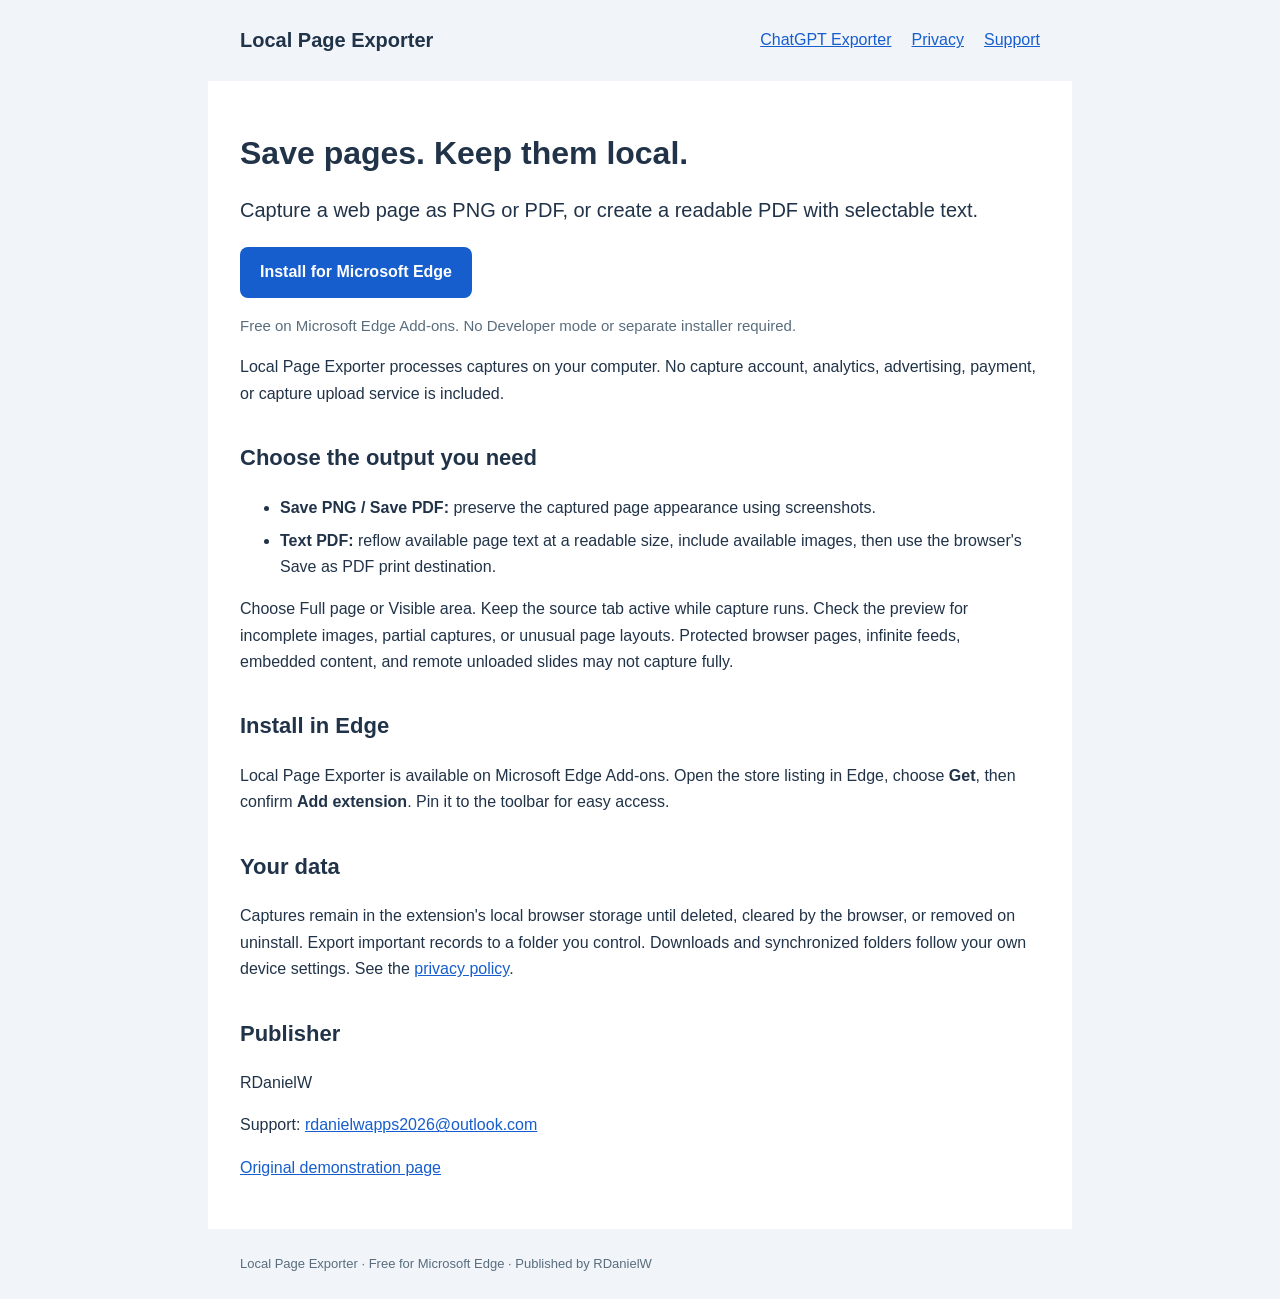
<file: index.html>
<!doctype html><html lang="en"><head><meta charset="utf-8"><meta name="viewport" content="width=device-width, initial-scale=1"><title>Local Page Exporter</title><link rel="stylesheet" href="site.css"><style>.install-button { display: inline-block; box-sizing: border-box; max-width: 100%; padding: 12px 20px; border-radius: 8px; background: #165dce; color: #fff; font-weight: bold; text-decoration: none; text-align: center; } .install-button:hover { background: #104cae; } .install-note { color: #596d7d; font-size: 15px; }</style></head><body>
<header><strong>Local Page Exporter</strong><nav aria-label="Site"><a href="transcript/">ChatGPT Exporter</a><a href="privacy.html">Privacy</a><a href="support.html">Support</a></nav></header>
<main>
<h1>Save pages. Keep them local.</h1><p class="lead">Capture a web page as PNG or PDF, or create a readable PDF with selectable text.</p>
<p><a class="install-button" href="https://microsoftedge.microsoft.com/addons/detail/lekgpmffffjpmdodcjhaldlahggjnlkc">Install for Microsoft Edge</a></p><p class="install-note">Free on Microsoft Edge Add-ons. No Developer mode or separate installer required.</p>
<p>Local Page Exporter processes captures on your computer. No capture account, analytics, advertising, payment, or capture upload service is included.</p>
<h2>Choose the output you need</h2><ul><li><strong>Save PNG / Save PDF:</strong> preserve the captured page appearance using screenshots.</li><li><strong>Text PDF:</strong> reflow available page text at a readable size, include available images, then use the browser's Save as PDF print destination.</li></ul>
<p>Choose Full page or Visible area. Keep the source tab active while capture runs. Check the preview for incomplete images, partial captures, or unusual page layouts. Protected browser pages, infinite feeds, embedded content, and remote unloaded slides may not capture fully.</p>
<h2>Install in Edge</h2><p>Local Page Exporter is available on Microsoft Edge Add-ons. Open the store listing in Edge, choose <strong>Get</strong>, then confirm <strong>Add extension</strong>. Pin it to the toolbar for easy access.</p>
<h2>Your data</h2><p>Captures remain in the extension's local browser storage until deleted, cleared by the browser, or removed on uninstall. Export important records to a folder you control. Downloads and synchronized folders follow your own device settings. See the <a href="privacy.html">privacy policy</a>.</p>
<h2>Publisher</h2><p>RDanielW</p><p>Support: <a href="mailto:rdanielwapps2026@outlook.com">rdanielwapps2026@outlook.com</a></p><p><a href="demo.html">Original demonstration page</a></p>
</main><footer>Local Page Exporter · Free for Microsoft Edge · Published by RDanielW</footer></body></html>
</file>
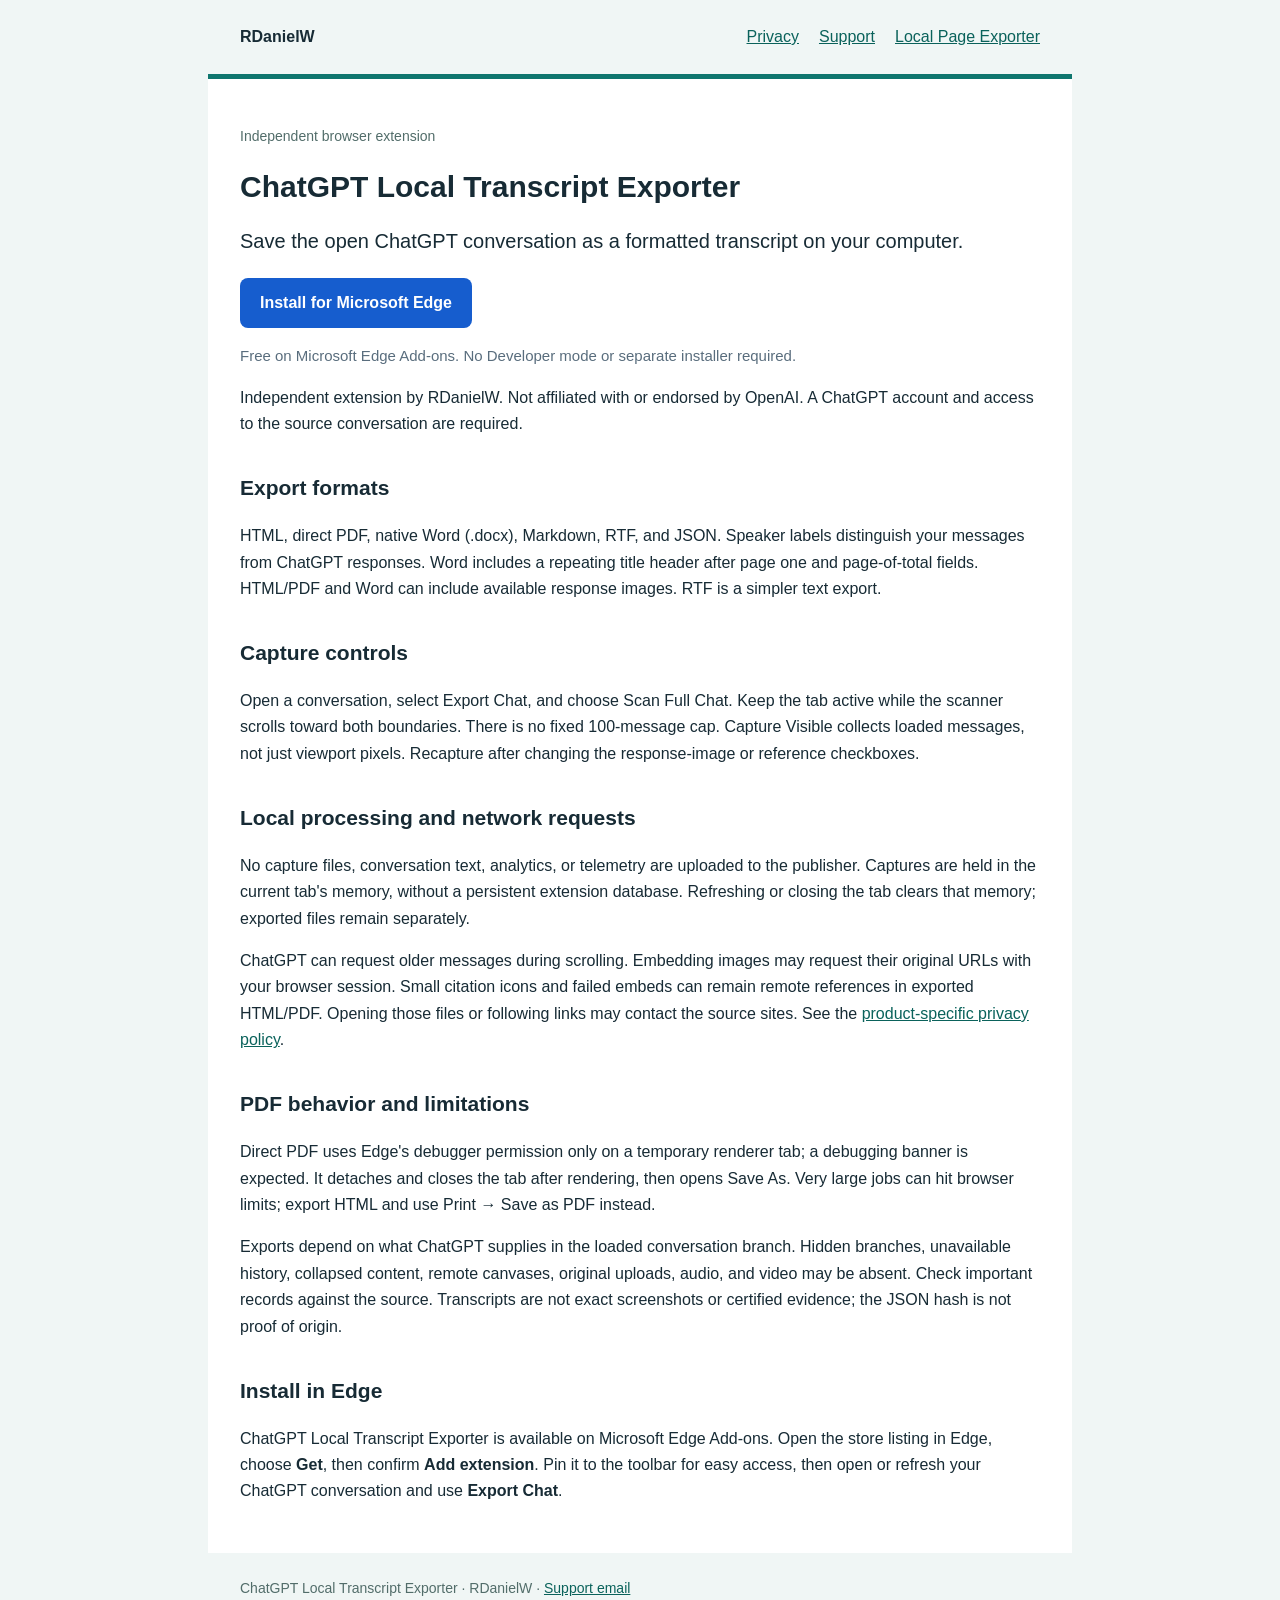
<file: transcript/index.html>
<!doctype html><html lang="en"><head><meta charset="utf-8"><meta name="viewport" content="width=device-width,initial-scale=1"><title>ChatGPT Local Transcript Exporter</title><link rel="stylesheet" href="site.css"><style>.install-button { display: inline-block; box-sizing: border-box; max-width: 100%; padding: 12px 20px; border-radius: 8px; background: #165dce; color: #fff; font-weight: bold; text-decoration: none; text-align: center; } .install-button:hover { background: #104cae; } .install-note { color: #596d7d; font-size: 15px; }</style></head><body><header><strong>RDanielW</strong><nav aria-label="Site"><a href="privacy.html">Privacy</a><a href="support.html">Support</a><a href="../">Local Page Exporter</a></nav></header><main>
<p class="eyebrow">Independent browser extension</p><h1>ChatGPT Local Transcript Exporter</h1><p class="lead">Save the open ChatGPT conversation as a formatted transcript on your computer.</p>
<p><a class="install-button" href="https://microsoftedge.microsoft.com/addons/detail/gdkncplcdcickpbioljcglhfflmaolal" aria-label="Install ChatGPT Local Transcript Exporter for Microsoft Edge">Install for Microsoft Edge</a></p><p class="install-note">Free on Microsoft Edge Add-ons. No Developer mode or separate installer required.</p>
<p>Independent extension by RDanielW. Not affiliated with or endorsed by OpenAI. A ChatGPT account and access to the source conversation are required.</p>
<h2>Export formats</h2><p>HTML, direct PDF, native Word (.docx), Markdown, RTF, and JSON. Speaker labels distinguish your messages from ChatGPT responses. Word includes a repeating title header after page one and page-of-total fields. HTML/PDF and Word can include available response images. RTF is a simpler text export.</p>
<h2>Capture controls</h2><p>Open a conversation, select Export Chat, and choose Scan Full Chat. Keep the tab active while the scanner scrolls toward both boundaries. There is no fixed 100-message cap. Capture Visible collects loaded messages, not just viewport pixels. Recapture after changing the response-image or reference checkboxes.</p>
<h2>Local processing and network requests</h2><p>No capture files, conversation text, analytics, or telemetry are uploaded to the publisher. Captures are held in the current tab's memory, without a persistent extension database. Refreshing or closing the tab clears that memory; exported files remain separately.</p><p>ChatGPT can request older messages during scrolling. Embedding images may request their original URLs with your browser session. Small citation icons and failed embeds can remain remote references in exported HTML/PDF. Opening those files or following links may contact the source sites. See the <a href="privacy.html">product-specific privacy policy</a>.</p>
<h2>PDF behavior and limitations</h2><p>Direct PDF uses Edge's debugger permission only on a temporary renderer tab; a debugging banner is expected. It detaches and closes the tab after rendering, then opens Save As. Very large jobs can hit browser limits; export HTML and use Print → Save as PDF instead.</p><p>Exports depend on what ChatGPT supplies in the loaded conversation branch. Hidden branches, unavailable history, collapsed content, remote canvases, original uploads, audio, and video may be absent. Check important records against the source. Transcripts are not exact screenshots or certified evidence; the JSON hash is not proof of origin.</p>
<h2>Install in Edge</h2><p>ChatGPT Local Transcript Exporter is available on Microsoft Edge Add-ons. Open the store listing in Edge, choose <strong>Get</strong>, then confirm <strong>Add extension</strong>. Pin it to the toolbar for easy access, then open or refresh your ChatGPT conversation and use <strong>Export Chat</strong>.</p>
</main><footer>ChatGPT Local Transcript Exporter · RDanielW · <a href="mailto:rdanielwapps2026@outlook.com">Support email</a></footer></body></html>
</file>
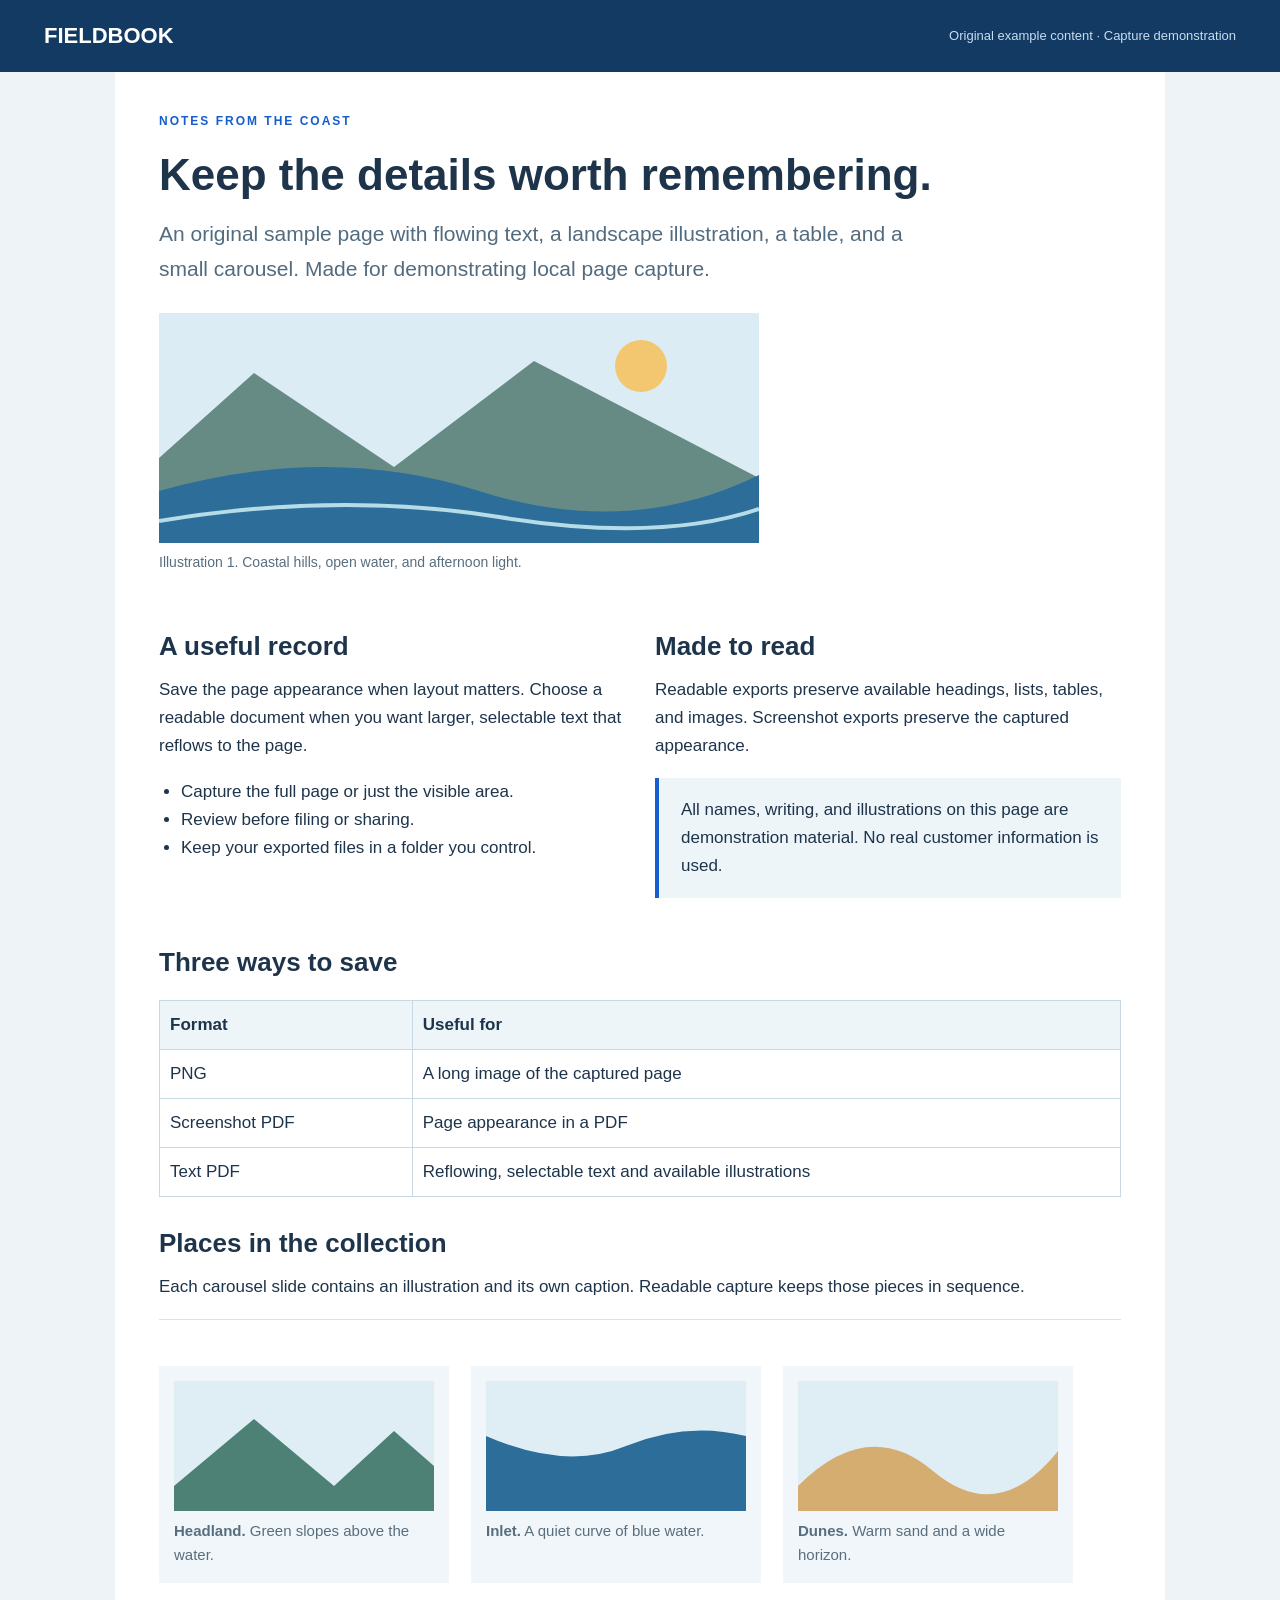
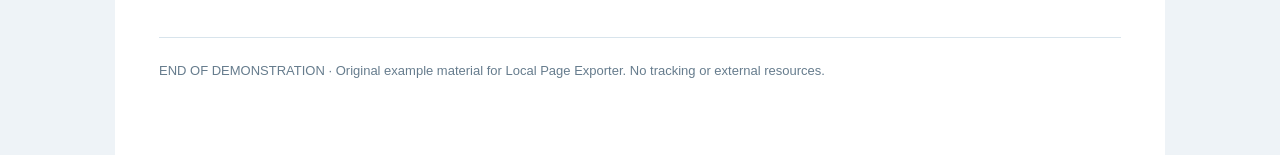
<file: demo.html>
<!doctype html><html lang="en"><head><meta charset="utf-8"><meta name="viewport" content="width=device-width, initial-scale=1"><title>Coastal field notes | Export demonstration</title>
<style>
*{box-sizing:border-box}body{margin:0;background:#eef3f7;color:#1e344b;font:17px/1.65 Arial,sans-serif}.site-header{background:#123a62;color:#fff;padding:18px 44px;display:flex;justify-content:space-between;align-items:center}.site-header strong{font-size:22px}.site-header span{font-size:13px;color:#c7dcf1}main{max-width:1050px;margin:auto;padding:40px 44px 55px;background:white}.kicker{font-size:12px;letter-spacing:2px;color:#165dce;font-weight:bold}h1{font-size:44px;line-height:1.12;margin:12px 0 18px}h2{font-size:26px;line-height:1.3;margin:30px 0 12px}p{margin:0 0 18px}.lead{font-size:21px;color:#536b7e;max-width:780px}figure{margin:26px 0}figure img{width:600px;height:230px;max-width:100%;object-fit:contain;display:block}figcaption{color:#586e7e;font-size:14px;margin-top:8px}.two-col{display:grid;grid-template-columns:1fr 1fr;gap:30px}ul{padding-left:22px}.detail{padding:18px 22px;background:#edf5f9;border-left:4px solid #165dce}table{border-collapse:collapse;width:100%;margin:20px 0}td,th{padding:10px;border:1px solid #c9d9e4;text-align:left}th{background:#edf5f9}.carousel{overflow:hidden;border-top:1px solid #d8e4ec;padding-top:20px}.swiper-wrapper{display:flex;gap:22px}.swiper-slide{width:290px;flex:0 0 290px;background:#f1f6fa;padding:15px}.swiper-slide img{width:260px;height:130px;display:block}.swiper-slide figcaption{font-size:15px}.swiper-slide h3{font-size:20px;margin:12px 0 5px}.end{font-size:13px;color:#667c8d;border-top:1px solid #d8e4ec;padding-top:22px;margin-top:28px}@media(max-width:650px){main{padding:24px}.two-col{display:block}h1{font-size:32px}}
</style></head><body>
<header class="site-header"><strong>FIELDBOOK</strong><span>Original example content · Capture demonstration</span></header>
<main><p class="kicker">NOTES FROM THE COAST</p><h1>Keep the details worth remembering.</h1><p class="lead">An original sample page with flowing text, a landscape illustration, a table, and a small carousel. Made for demonstrating local page capture.</p>
<figure><img alt="Illustrated coastal hills and blue water" src="data:image/svg+xml,%3Csvg xmlns='http://www.w3.org/2000/svg' width='600' height='230' viewBox='0 0 600 230'%3E%3Crect width='600' height='230' fill='%23dcecf5'/%3E%3Ccircle cx='482' cy='53' r='26' fill='%23f3c76f'/%3E%3Cpath d='M0 145L95 60 235 154 375 48 600 165V230H0Z' fill='%23668b85'/%3E%3Cpath d='M0 178Q170 130 320 178T600 162V230H0Z' fill='%232c6d9a'/%3E%3Cpath d='M0 208Q180 178 340 204T600 196' fill='none' stroke='%23b5dce7' stroke-width='4'/%3E%3C/svg%3E"><figcaption>Illustration 1. Coastal hills, open water, and afternoon light.</figcaption></figure>
<div class="two-col"><section><h2>A useful record</h2><p>Save the page appearance when layout matters. Choose a readable document when you want larger, selectable text that reflows to the page.</p><ul><li>Capture the full page or just the visible area.</li><li>Review before filing or sharing.</li><li>Keep your exported files in a folder you control.</li></ul></section><section><h2>Made to read</h2><p>Readable exports preserve available headings, lists, tables, and images. Screenshot exports preserve the captured appearance.</p><p class="detail">All names, writing, and illustrations on this page are demonstration material. No real customer information is used.</p></section></div>
<h2>Three ways to save</h2><table><thead><tr><th>Format</th><th>Useful for</th></tr></thead><tbody><tr><td>PNG</td><td>A long image of the captured page</td></tr><tr><td>Screenshot PDF</td><td>Page appearance in a PDF</td></tr><tr><td>Text PDF</td><td>Reflowing, selectable text and available illustrations</td></tr></tbody></table>
<h2>Places in the collection</h2><p>Each carousel slide contains an illustration and its own caption. Readable capture keeps those pieces in sequence.</p>
<div class="carousel" aria-roledescription="carousel" aria-label="Demonstration landscape collection"><div class="swiper-wrapper">
<figure class="swiper-slide" aria-roledescription="slide" aria-label="1 / 3" data-swiper-slide-index="0"><img alt="Headland illustration" src="data:image/svg+xml,%3Csvg xmlns='http://www.w3.org/2000/svg' width='260' height='130'%3E%3Crect width='260' height='130' fill='%23dfedf5'/%3E%3Cpath d='M0 105L80 38 160 105 220 50 260 85V130H0Z' fill='%234d8176'/%3E%3C/svg%3E"><figcaption><strong>Headland.</strong> Green slopes above the water.</figcaption></figure>
<figure class="swiper-slide" aria-roledescription="slide" aria-label="2 / 3" data-swiper-slide-index="1"><img alt="Inlet illustration" src="data:image/svg+xml,%3Csvg xmlns='http://www.w3.org/2000/svg' width='260' height='130'%3E%3Crect width='260' height='130' fill='%23dfedf5'/%3E%3Cpath d='M0 55Q80 90 140 65T260 55V130H0Z' fill='%232c6d9a'/%3E%3C/svg%3E"><figcaption><strong>Inlet.</strong> A quiet curve of blue water.</figcaption></figure>
<figure class="swiper-slide" aria-roledescription="slide" aria-label="3 / 3" data-swiper-slide-index="2"><img alt="Dunes illustration" src="data:image/svg+xml,%3Csvg xmlns='http://www.w3.org/2000/svg' width='260' height='130'%3E%3Crect width='260' height='130' fill='%23dfedf5'/%3E%3Cpath d='M0 105Q70 35 135 90T260 70V130H0Z' fill='%23d6ad70'/%3E%3C/svg%3E"><figcaption><strong>Dunes.</strong> Warm sand and a wide horizon.</figcaption></figure>
</div></div>
<p class="end">END OF DEMONSTRATION · Original example material for Local Page Exporter. No tracking or external resources.</p>
</main></body></html>
</file>
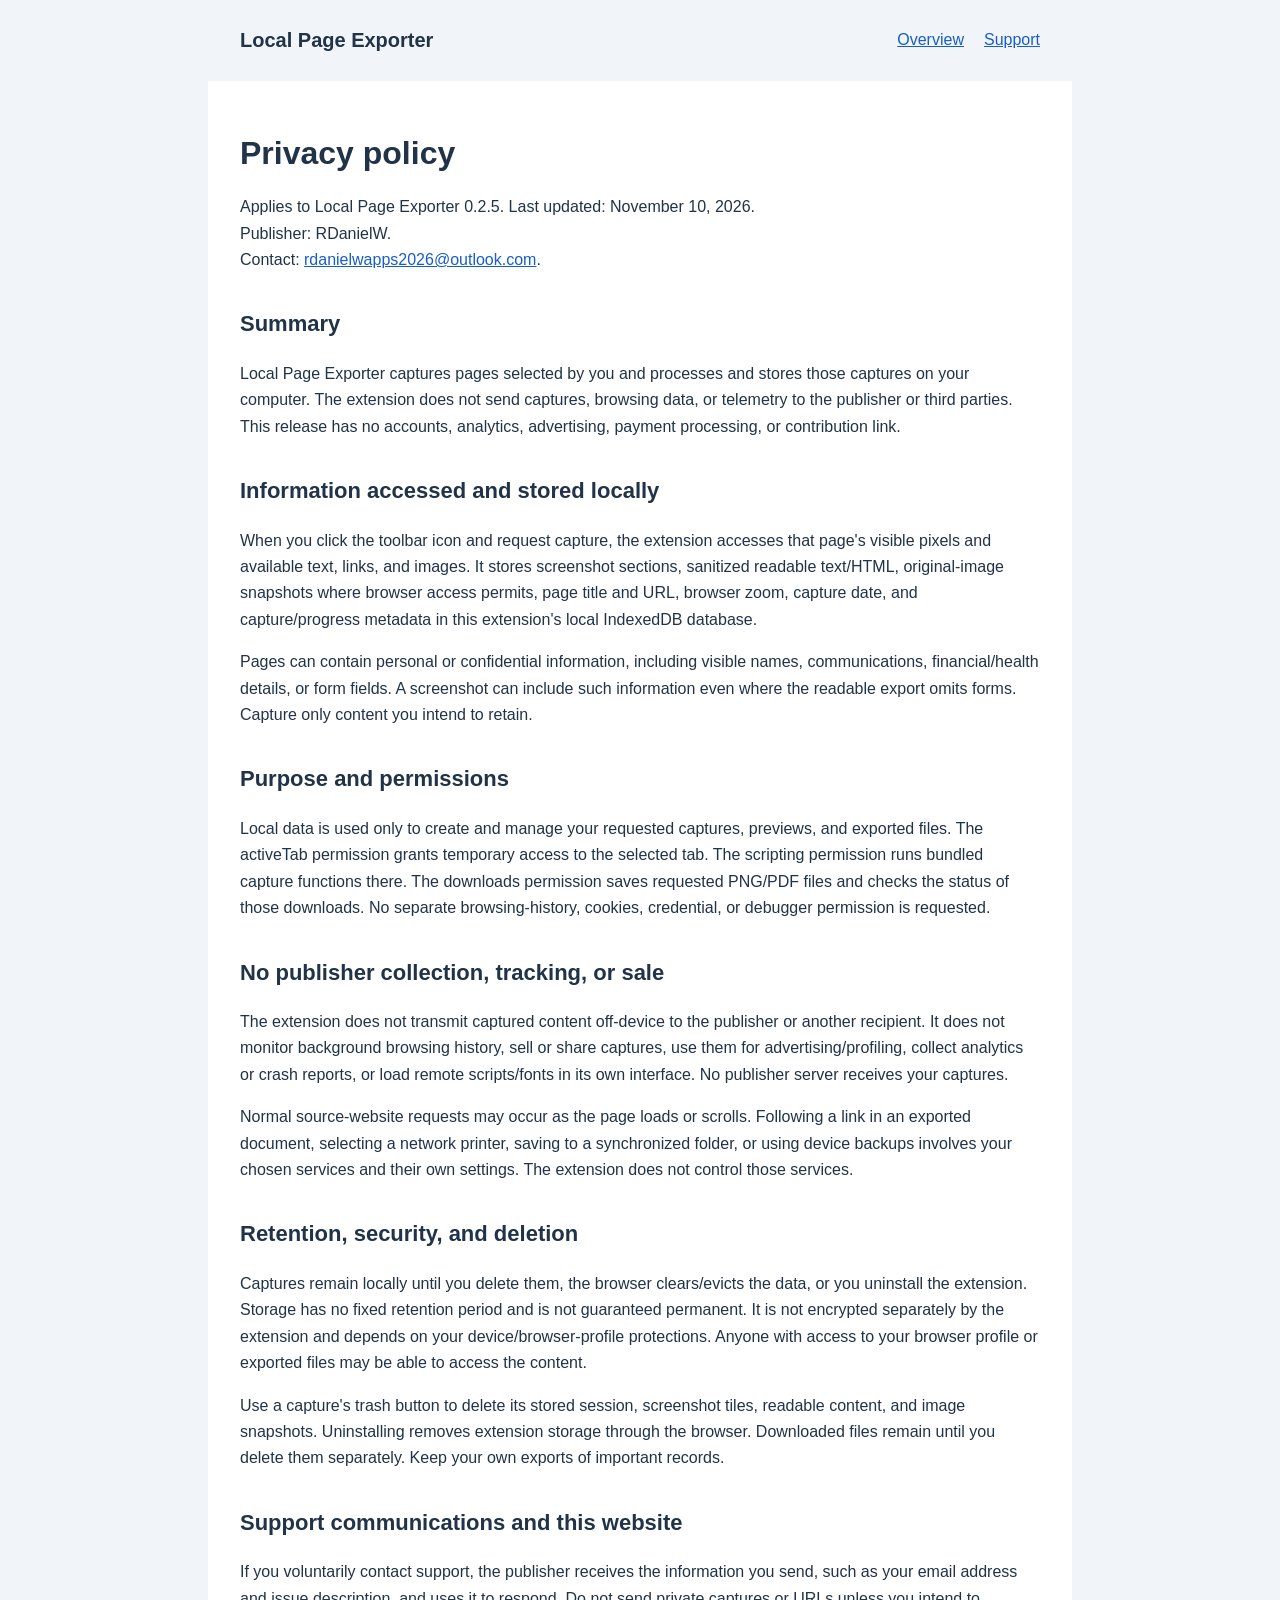
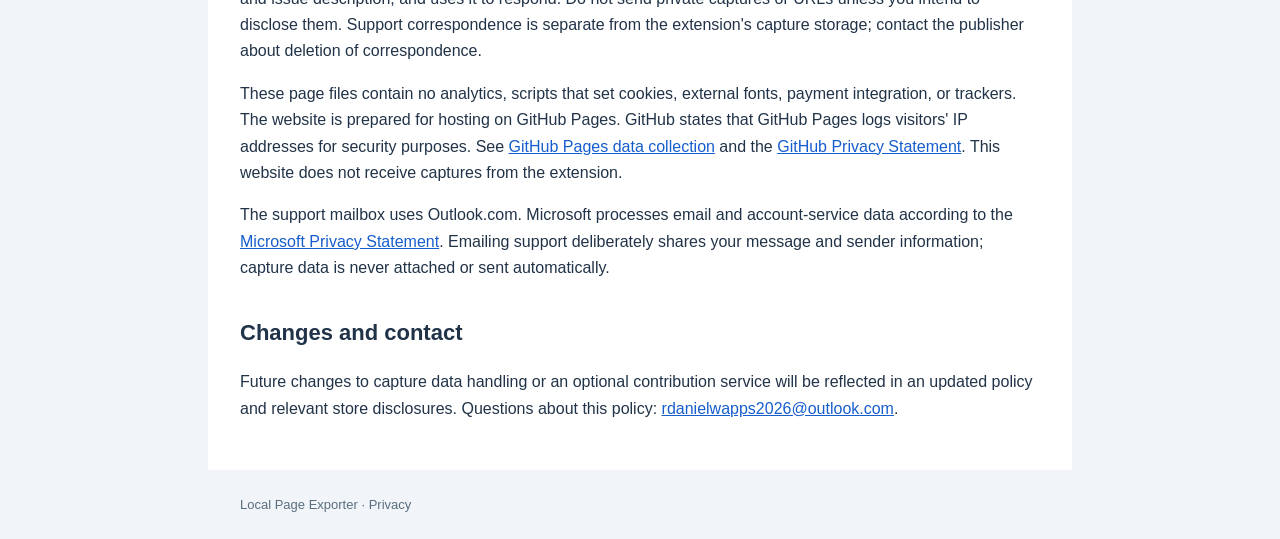
<file: privacy.html>
<!doctype html><html lang="en"><head><meta charset="utf-8"><meta name="viewport" content="width=device-width, initial-scale=1"><title>Privacy policy | Local Page Exporter</title><link rel="stylesheet" href="site.css"></head><body>
<header><strong>Local Page Exporter</strong><nav aria-label="Site"><a href="index.html">Overview</a><a href="support.html">Support</a></nav></header>
<main>
<h1>Privacy policy</h1><p>Applies to Local Page Exporter 0.2.5. Last updated: November 10, 2026.<br>Publisher: RDanielW.<br>Contact: <a href="mailto:rdanielwapps2026@outlook.com">rdanielwapps2026@outlook.com</a>.</p>
<h2>Summary</h2><p>Local Page Exporter captures pages selected by you and processes and stores those captures on your computer. The extension does not send captures, browsing data, or telemetry to the publisher or third parties. This release has no accounts, analytics, advertising, payment processing, or contribution link.</p>
<h2>Information accessed and stored locally</h2><p>When you click the toolbar icon and request capture, the extension accesses that page's visible pixels and available text, links, and images. It stores screenshot sections, sanitized readable text/HTML, original-image snapshots where browser access permits, page title and URL, browser zoom, capture date, and capture/progress metadata in this extension's local IndexedDB database.</p>
<p>Pages can contain personal or confidential information, including visible names, communications, financial/health details, or form fields. A screenshot can include such information even where the readable export omits forms. Capture only content you intend to retain.</p>
<h2>Purpose and permissions</h2><p>Local data is used only to create and manage your requested captures, previews, and exported files. The activeTab permission grants temporary access to the selected tab. The scripting permission runs bundled capture functions there. The downloads permission saves requested PNG/PDF files and checks the status of those downloads. No separate browsing-history, cookies, credential, or debugger permission is requested.</p>
<h2>No publisher collection, tracking, or sale</h2><p>The extension does not transmit captured content off-device to the publisher or another recipient. It does not monitor background browsing history, sell or share captures, use them for advertising/profiling, collect analytics or crash reports, or load remote scripts/fonts in its own interface. No publisher server receives your captures.</p>
<p>Normal source-website requests may occur as the page loads or scrolls. Following a link in an exported document, selecting a network printer, saving to a synchronized folder, or using device backups involves your chosen services and their own settings. The extension does not control those services.</p>
<h2>Retention, security, and deletion</h2><p>Captures remain locally until you delete them, the browser clears/evicts the data, or you uninstall the extension. Storage has no fixed retention period and is not guaranteed permanent. It is not encrypted separately by the extension and depends on your device/browser-profile protections. Anyone with access to your browser profile or exported files may be able to access the content.</p>
<p>Use a capture's trash button to delete its stored session, screenshot tiles, readable content, and image snapshots. Uninstalling removes extension storage through the browser. Downloaded files remain until you delete them separately. Keep your own exports of important records.</p>
<h2>Support communications and this website</h2><p>If you voluntarily contact support, the publisher receives the information you send, such as your email address and issue description, and uses it to respond. Do not send private captures or URLs unless you intend to disclose them. Support correspondence is separate from the extension's capture storage; contact the publisher about deletion of correspondence.</p>
<p>These page files contain no analytics, scripts that set cookies, external fonts, payment integration, or trackers. The website is prepared for hosting on GitHub Pages. GitHub states that GitHub Pages logs visitors' IP addresses for security purposes. See <a href="https://docs.github.com/en/pages/getting-started-with-github-pages/what-is-github-pages#data-collection">GitHub Pages data collection</a> and the <a href="https://docs.github.com/en/site-policy/privacy-policies/github-general-privacy-statement">GitHub Privacy Statement</a>. This website does not receive captures from the extension.</p>
<p>The support mailbox uses Outlook.com. Microsoft processes email and account-service data according to the <a href="https://privacy.microsoft.com/en-us/privacystatement">Microsoft Privacy Statement</a>. Emailing support deliberately shares your message and sender information; capture data is never attached or sent automatically.</p>
<h2>Changes and contact</h2><p>Future changes to capture data handling or an optional contribution service will be reflected in an updated policy and relevant store disclosures. Questions about this policy: <a href="mailto:rdanielwapps2026@outlook.com">rdanielwapps2026@outlook.com</a>.</p>
</main><footer>Local Page Exporter · Privacy</footer></body></html>
</file>
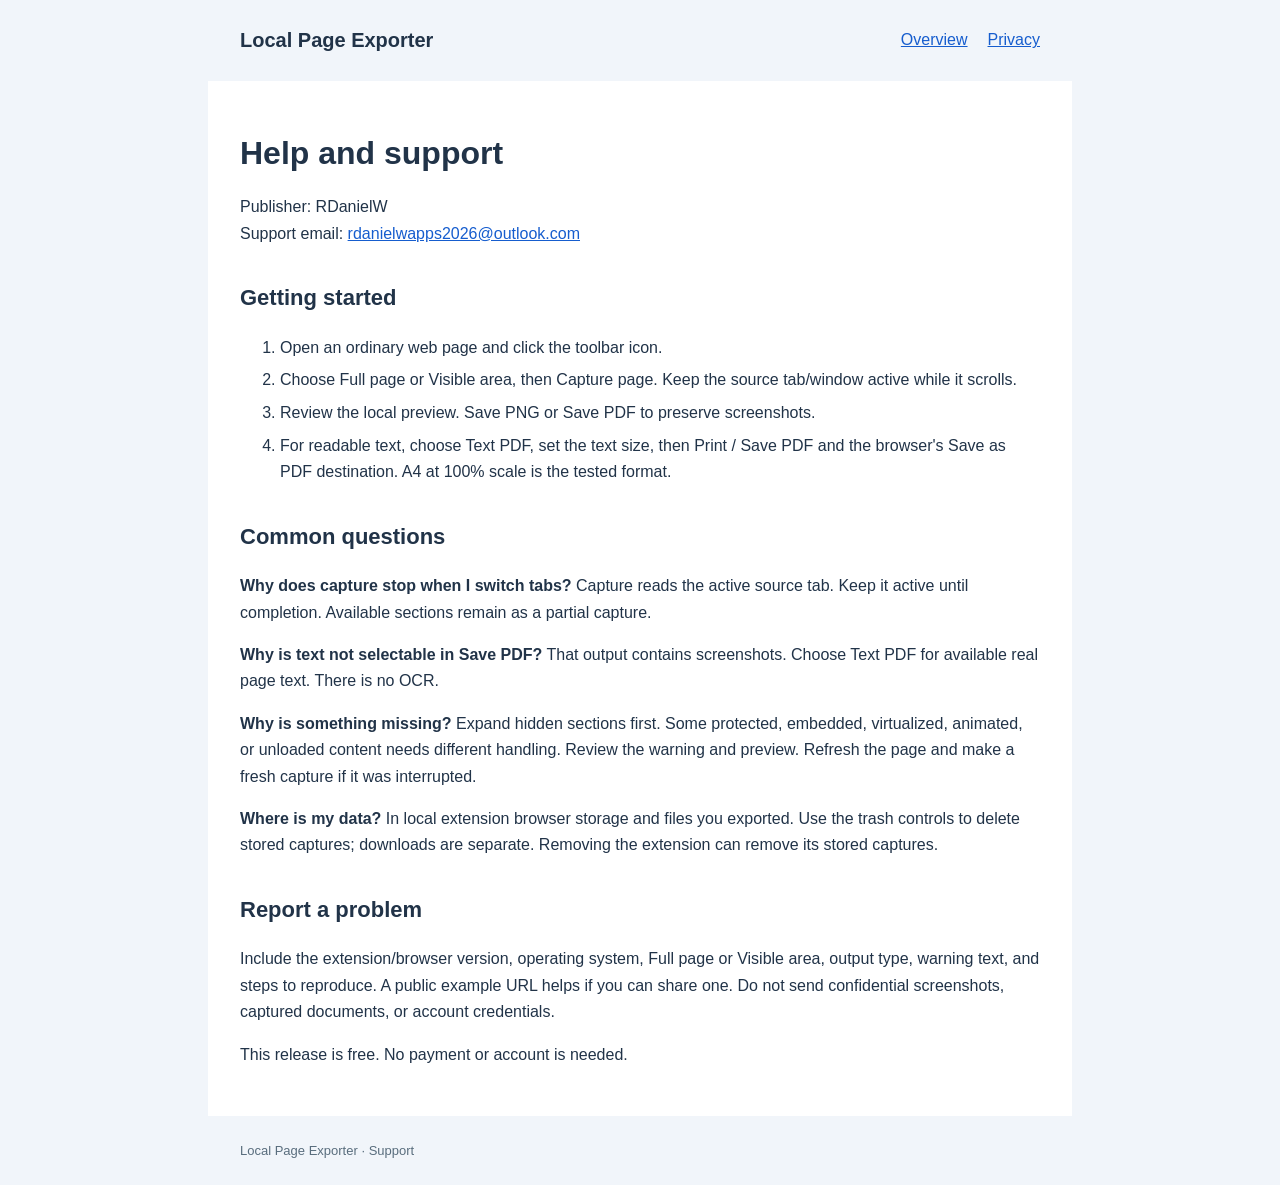
<file: support.html>
<!doctype html><html lang="en"><head><meta charset="utf-8"><meta name="viewport" content="width=device-width, initial-scale=1"><title>Support | Local Page Exporter</title><link rel="stylesheet" href="site.css"></head><body>
<header><strong>Local Page Exporter</strong><nav aria-label="Site"><a href="index.html">Overview</a><a href="privacy.html">Privacy</a></nav></header>
<main><h1>Help and support</h1><p>Publisher: RDanielW<br>Support email: <a href="mailto:rdanielwapps2026@outlook.com">rdanielwapps2026@outlook.com</a></p>
<h2>Getting started</h2><ol><li>Open an ordinary web page and click the toolbar icon.</li><li>Choose Full page or Visible area, then Capture page. Keep the source tab/window active while it scrolls.</li><li>Review the local preview. Save PNG or Save PDF to preserve screenshots.</li><li>For readable text, choose Text PDF, set the text size, then Print / Save PDF and the browser's Save as PDF destination. A4 at 100% scale is the tested format.</li></ol>
<h2>Common questions</h2><p><strong>Why does capture stop when I switch tabs?</strong> Capture reads the active source tab. Keep it active until completion. Available sections remain as a partial capture.</p><p><strong>Why is text not selectable in Save PDF?</strong> That output contains screenshots. Choose Text PDF for available real page text. There is no OCR.</p><p><strong>Why is something missing?</strong> Expand hidden sections first. Some protected, embedded, virtualized, animated, or unloaded content needs different handling. Review the warning and preview. Refresh the page and make a fresh capture if it was interrupted.</p><p><strong>Where is my data?</strong> In local extension browser storage and files you exported. Use the trash controls to delete stored captures; downloads are separate. Removing the extension can remove its stored captures.</p>
<h2>Report a problem</h2><p>Include the extension/browser version, operating system, Full page or Visible area, output type, warning text, and steps to reproduce. A public example URL helps if you can share one. Do not send confidential screenshots, captured documents, or account credentials.</p><p>This release is free. No payment or account is needed.</p>
</main><footer>Local Page Exporter · Support</footer></body></html>
</file>
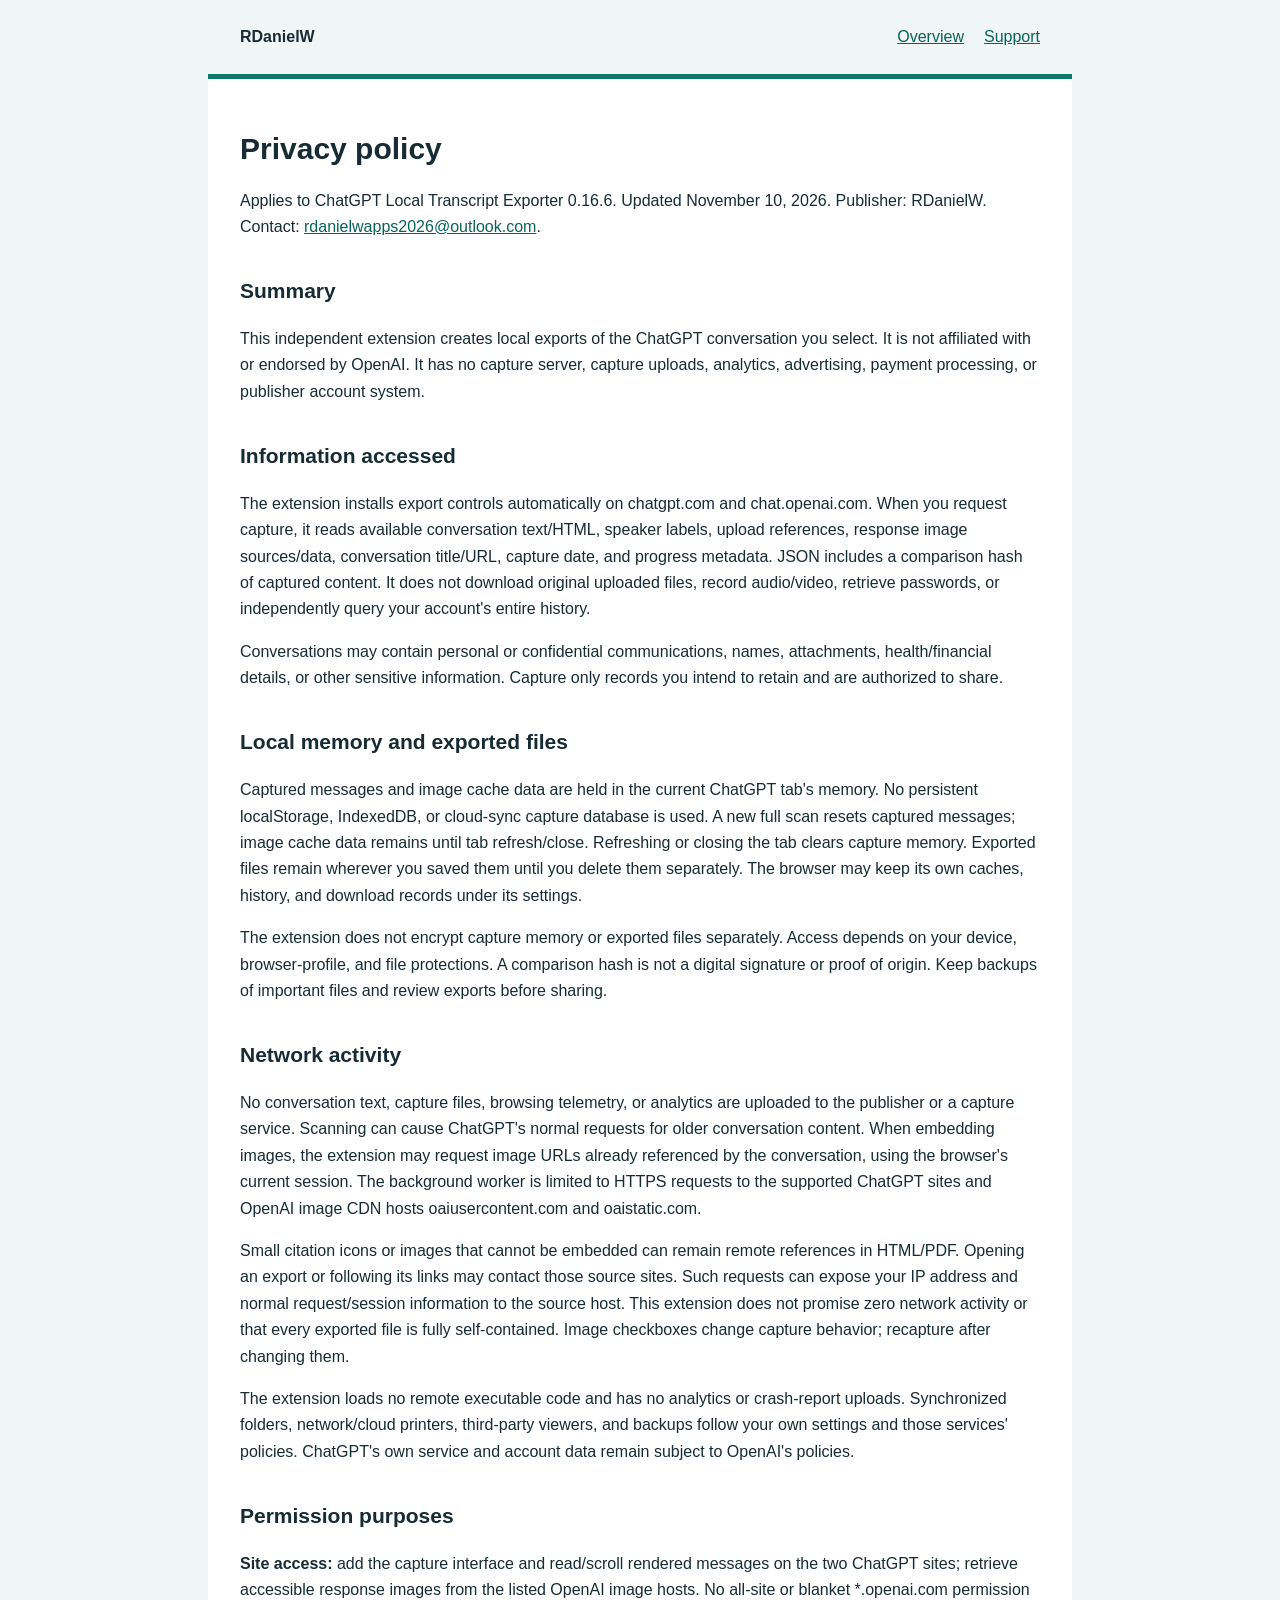
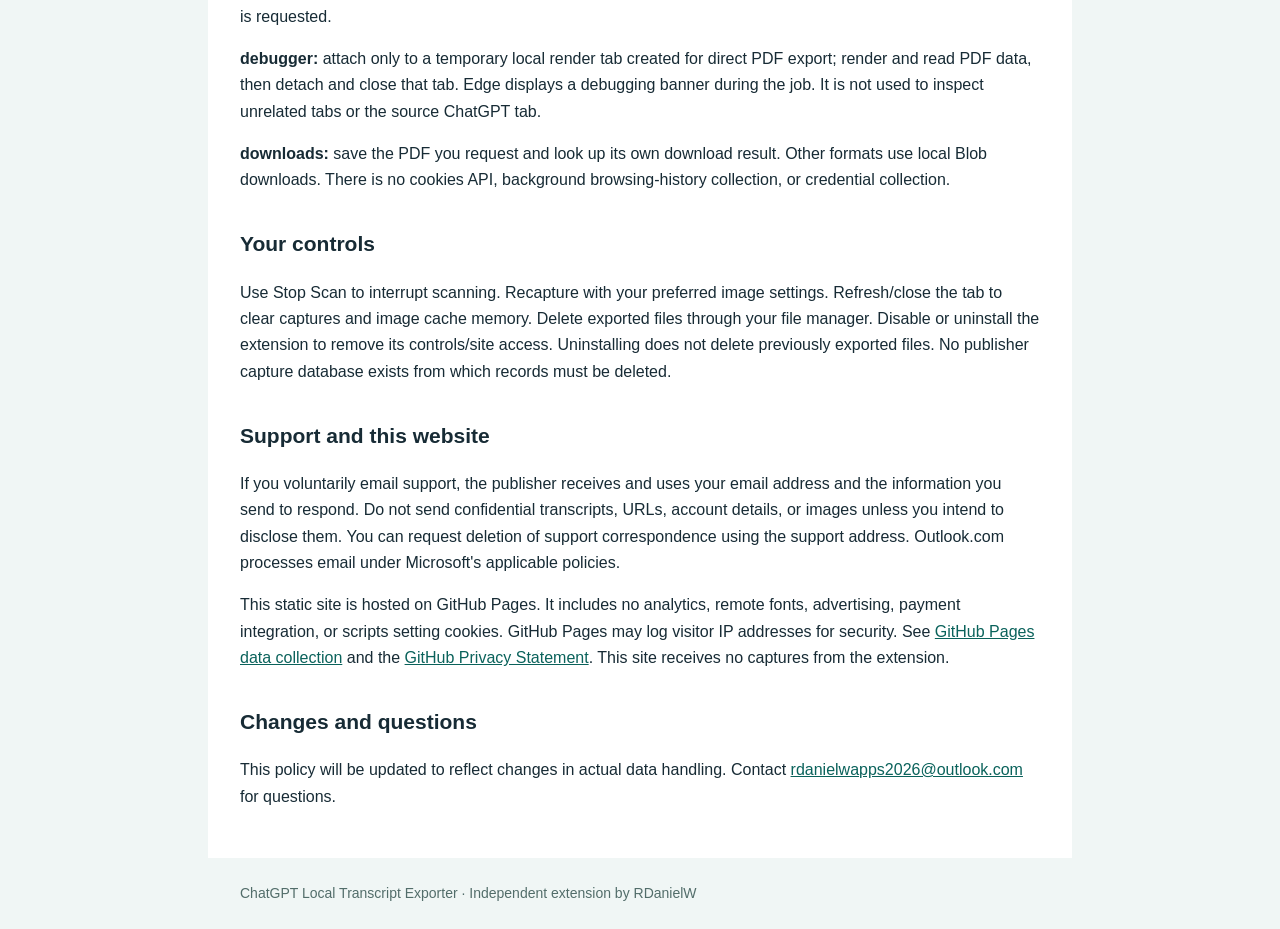
<file: transcript/privacy.html>
<!doctype html><html lang="en"><head><meta charset="utf-8"><meta name="viewport" content="width=device-width,initial-scale=1"><title>Privacy | ChatGPT Local Transcript Exporter</title><link rel="stylesheet" href="site.css"></head><body><header><strong>RDanielW</strong><nav aria-label="Site"><a href="./">Overview</a><a href="support.html">Support</a></nav></header><main>
<h1>Privacy policy</h1><p>Applies to ChatGPT Local Transcript Exporter 0.16.6. Updated November 10, 2026. Publisher: RDanielW. Contact: <a href="mailto:rdanielwapps2026@outlook.com">rdanielwapps2026@outlook.com</a>.</p>
<h2>Summary</h2><p>This independent extension creates local exports of the ChatGPT conversation you select. It is not affiliated with or endorsed by OpenAI. It has no capture server, capture uploads, analytics, advertising, payment processing, or publisher account system.</p>
<h2>Information accessed</h2><p>The extension installs export controls automatically on chatgpt.com and chat.openai.com. When you request capture, it reads available conversation text/HTML, speaker labels, upload references, response image sources/data, conversation title/URL, capture date, and progress metadata. JSON includes a comparison hash of captured content. It does not download original uploaded files, record audio/video, retrieve passwords, or independently query your account's entire history.</p><p>Conversations may contain personal or confidential communications, names, attachments, health/financial details, or other sensitive information. Capture only records you intend to retain and are authorized to share.</p>
<h2>Local memory and exported files</h2><p>Captured messages and image cache data are held in the current ChatGPT tab's memory. No persistent localStorage, IndexedDB, or cloud-sync capture database is used. A new full scan resets captured messages; image cache data remains until tab refresh/close. Refreshing or closing the tab clears capture memory. Exported files remain wherever you saved them until you delete them separately. The browser may keep its own caches, history, and download records under its settings.</p><p>The extension does not encrypt capture memory or exported files separately. Access depends on your device, browser-profile, and file protections. A comparison hash is not a digital signature or proof of origin. Keep backups of important files and review exports before sharing.</p>
<h2>Network activity</h2><p>No conversation text, capture files, browsing telemetry, or analytics are uploaded to the publisher or a capture service. Scanning can cause ChatGPT's normal requests for older conversation content. When embedding images, the extension may request image URLs already referenced by the conversation, using the browser's current session. The background worker is limited to HTTPS requests to the supported ChatGPT sites and OpenAI image CDN hosts oaiusercontent.com and oaistatic.com.</p><p>Small citation icons or images that cannot be embedded can remain remote references in HTML/PDF. Opening an export or following its links may contact those source sites. Such requests can expose your IP address and normal request/session information to the source host. This extension does not promise zero network activity or that every exported file is fully self-contained. Image checkboxes change capture behavior; recapture after changing them.</p><p>The extension loads no remote executable code and has no analytics or crash-report uploads. Synchronized folders, network/cloud printers, third-party viewers, and backups follow your own settings and those services' policies. ChatGPT's own service and account data remain subject to OpenAI's policies.</p>
<h2>Permission purposes</h2><p><strong>Site access:</strong> add the capture interface and read/scroll rendered messages on the two ChatGPT sites; retrieve accessible response images from the listed OpenAI image hosts. No all-site or blanket *.openai.com permission is requested.</p><p><strong>debugger:</strong> attach only to a temporary local render tab created for direct PDF export; render and read PDF data, then detach and close that tab. Edge displays a debugging banner during the job. It is not used to inspect unrelated tabs or the source ChatGPT tab.</p><p><strong>downloads:</strong> save the PDF you request and look up its own download result. Other formats use local Blob downloads. There is no cookies API, background browsing-history collection, or credential collection.</p>
<h2>Your controls</h2><p>Use Stop Scan to interrupt scanning. Recapture with your preferred image settings. Refresh/close the tab to clear captures and image cache memory. Delete exported files through your file manager. Disable or uninstall the extension to remove its controls/site access. Uninstalling does not delete previously exported files. No publisher capture database exists from which records must be deleted.</p>
<h2>Support and this website</h2><p>If you voluntarily email support, the publisher receives and uses your email address and the information you send to respond. Do not send confidential transcripts, URLs, account details, or images unless you intend to disclose them. You can request deletion of support correspondence using the support address. Outlook.com processes email under Microsoft's applicable policies.</p><p>This static site is hosted on GitHub Pages. It includes no analytics, remote fonts, advertising, payment integration, or scripts setting cookies. GitHub Pages may log visitor IP addresses for security. See <a href="https://docs.github.com/en/pages/getting-started-with-github-pages/what-is-github-pages#data-collection">GitHub Pages data collection</a> and the <a href="https://docs.github.com/en/site-policy/privacy-policies/github-general-privacy-statement">GitHub Privacy Statement</a>. This site receives no captures from the extension.</p>
<h2>Changes and questions</h2><p>This policy will be updated to reflect changes in actual data handling. Contact <a href="mailto:rdanielwapps2026@outlook.com">rdanielwapps2026@outlook.com</a> for questions.</p>
</main><footer>ChatGPT Local Transcript Exporter · Independent extension by RDanielW</footer></body></html>
</file>
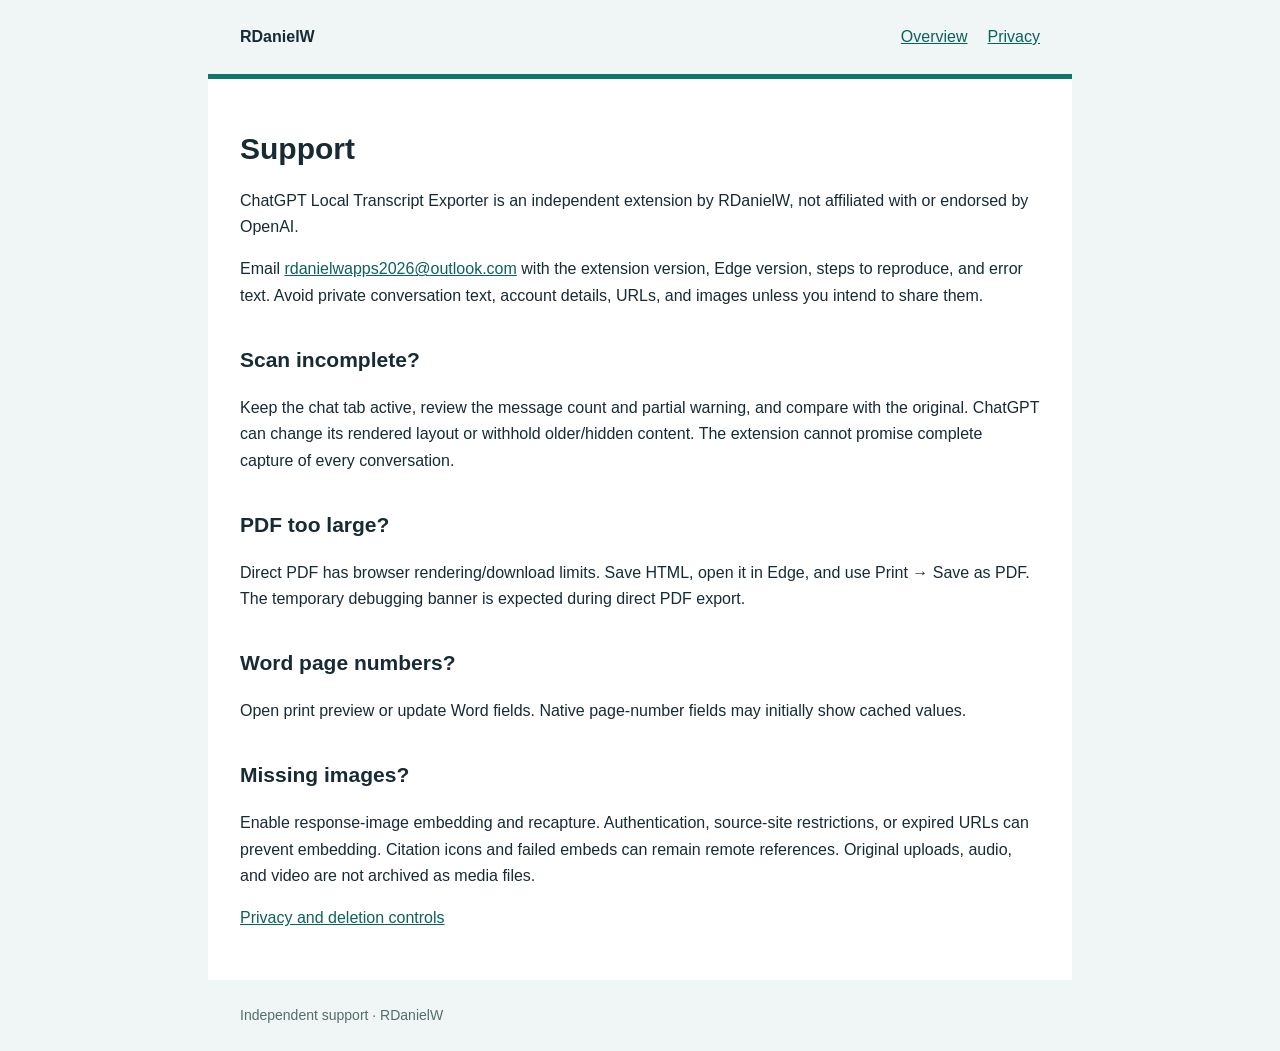
<file: transcript/support.html>
<!doctype html><html lang="en"><head><meta charset="utf-8"><meta name="viewport" content="width=device-width,initial-scale=1"><title>Support | ChatGPT Local Transcript Exporter</title><link rel="stylesheet" href="site.css"></head><body><header><strong>RDanielW</strong><nav aria-label="Site"><a href="./">Overview</a><a href="privacy.html">Privacy</a></nav></header><main><h1>Support</h1><p>ChatGPT Local Transcript Exporter is an independent extension by RDanielW, not affiliated with or endorsed by OpenAI.</p><p>Email <a href="mailto:rdanielwapps2026@outlook.com">rdanielwapps2026@outlook.com</a> with the extension version, Edge version, steps to reproduce, and error text. Avoid private conversation text, account details, URLs, and images unless you intend to share them.</p><h2>Scan incomplete?</h2><p>Keep the chat tab active, review the message count and partial warning, and compare with the original. ChatGPT can change its rendered layout or withhold older/hidden content. The extension cannot promise complete capture of every conversation.</p><h2>PDF too large?</h2><p>Direct PDF has browser rendering/download limits. Save HTML, open it in Edge, and use Print → Save as PDF. The temporary debugging banner is expected during direct PDF export.</p><h2>Word page numbers?</h2><p>Open print preview or update Word fields. Native page-number fields may initially show cached values.</p><h2>Missing images?</h2><p>Enable response-image embedding and recapture. Authentication, source-site restrictions, or expired URLs can prevent embedding. Citation icons and failed embeds can remain remote references. Original uploads, audio, and video are not archived as media files.</p><p><a href="privacy.html">Privacy and deletion controls</a></p></main><footer>Independent support · RDanielW</footer></body></html>
</file>
<file: site.css>
:root { font-family: Arial, Helvetica, sans-serif; color: #213348; background: #f1f5fa; line-height: 1.65; }
body { margin: 0; }
header,main,footer { max-width: 800px; margin: auto; padding: 24px; }
header { display: flex; align-items: center; justify-content: space-between; flex-wrap: wrap; gap: 16px; }
header strong { font-size: 20px; }
nav { display: flex; flex-wrap: wrap; gap: 20px; }
main { background: white; padding: 32px; }
h1 { line-height: 1.2; font-size: 32px; } h2 { font-size: 22px; margin-top: 1.5em; }
a { color: #165dce; } a:focus-visible { outline: 2px solid #165dce; outline-offset: 4px; }
li { margin-bottom: .4em; }
.draft { background: #fff0d1; padding: 16px; border-left: 4px solid #9c6500; }
.lead { font-size: 20px; }
footer { font-size: 13px; color: #596d7d; }
@media(max-width:600px) { main { padding: 22px; } }
</file>
<file: transcript/site.css>
:root{font-family:Arial,Helvetica,sans-serif;color:#172b35;background:#f0f6f5;line-height:1.65}body{margin:0}header,main,footer{max-width:800px;margin:auto;padding:24px}header{display:flex;align-items:center;justify-content:space-between;flex-wrap:wrap;gap:16px}nav{display:flex;flex-wrap:wrap;gap:20px}main{background:#fff;padding:32px;border-top:5px solid #0f766e}h1{font-size:30px;line-height:1.2}h2{font-size:21px;margin-top:1.6em}.eyebrow,footer{color:#526d6a;font-size:14px}.lead{font-size:20px}a{color:#0a625b}a:focus-visible{outline:3px solid #0f766e;outline-offset:3px}li{margin-bottom:10px}@media(max-width:600px){main{padding:22px}h1{font-size:26px}}
</file>
